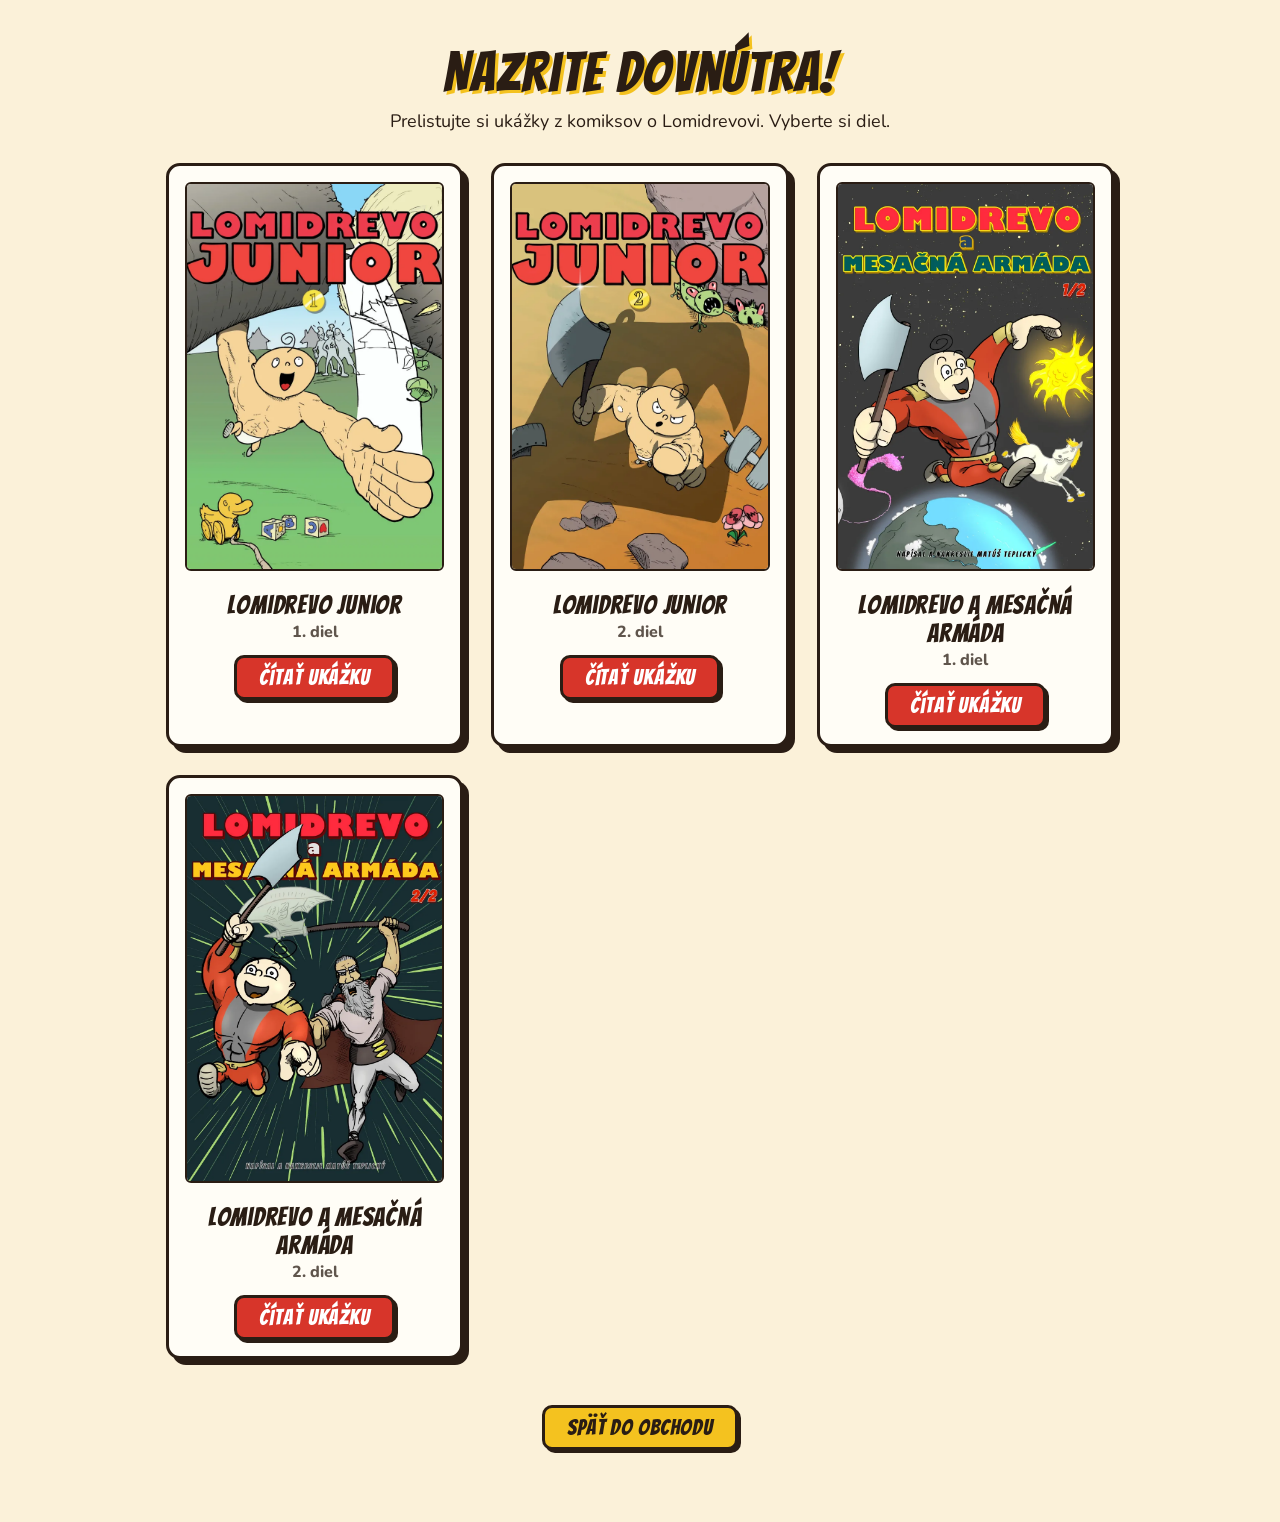
<file: index.html>
<!doctype html>
<html lang="sk">
<head>
<meta charset="utf-8">
<meta name="viewport" content="width=device-width,initial-scale=1">
<title>Nazrite do komiksu | Lomidrevo Junior</title>
<meta name="description" content="Prelistujte si ukážky z komiksov Lomidrevo a Mesačná armáda.">
<link rel="preconnect" href="https://fonts.googleapis.com">
<link href="https://fonts.googleapis.com/css2?family=Bangers&family=Nunito:wght@400;800&display=swap" rel="stylesheet">
<link rel="stylesheet" href="style.css">
</head>
<body>
<main class="landing">
  <h1>Nazrite dovnútra!</h1>
  <p class="lead">Prelistujte si ukážky z komiksov o Lomidrevovi. Vyberte si diel.</p>
  <div class="cards" id="cards"></div>
  <p style="margin-top:34px"><a class="btn alt" href="https://www.lomidrevojunior.sk">Späť do obchodu</a></p>
</main>
<script src="common.js"></script>
<script>
loadBooks().then(books => {
  document.getElementById("cards").innerHTML = books.map(b => {
    const first = parsePages(b.pages, b.total)[0] || 1;
    return `<a class="card" href="reader.html?b=${b.id}">
      <img src="${b.folder}/${pad(first)}.webp" alt="Obálka: ${b.title}, ${b.subtitle}" loading="lazy">
      <h2>${b.title}</h2><span class="sub">${b.subtitle}</span>
      <span class="btn">Čítať ukážku</span></a>`;
  }).join("");
});
</script>
</body>
</html>
</file>
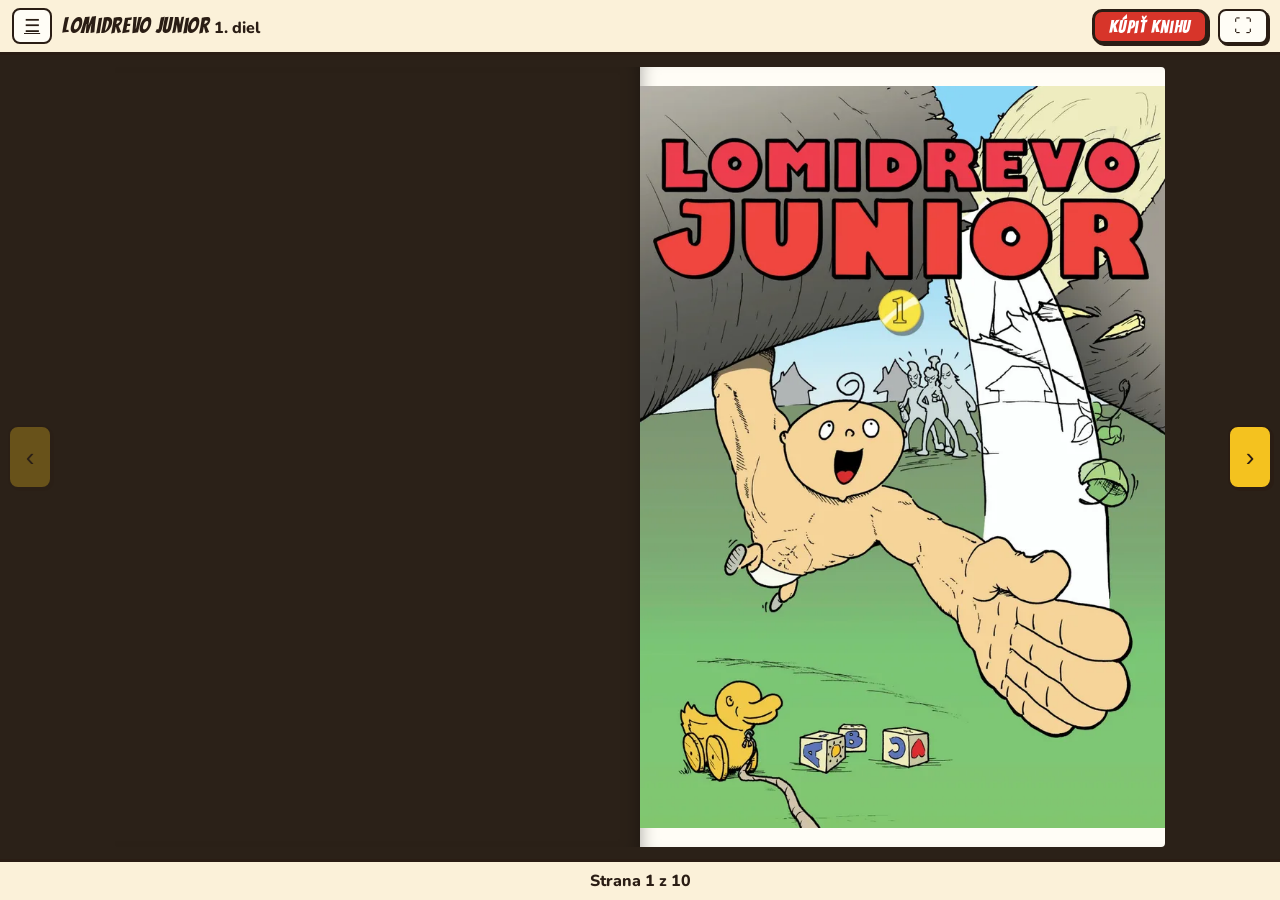
<file: reader.html>
<!doctype html>
<html lang="sk">
<head>
<meta charset="utf-8">
<meta name="viewport" content="width=device-width,initial-scale=1,viewport-fit=cover">
<title>Ukážka z komiksu | Lomidrevo Junior</title>
<link rel="preconnect" href="https://fonts.googleapis.com">
<link href="https://fonts.googleapis.com/css2?family=Bangers&family=Nunito:wght@400;800&display=swap" rel="stylesheet">
<link rel="stylesheet" href="style.css">
</head>
<body>
<div class="reader" id="reader">
  <div class="topbar">
    <a class="iconbtn" href="index.html" title="Všetky ukážky" aria-label="Všetky ukážky">☰</a>
    <div class="t"><b id="ttl"></b> <span id="sub"></span></div>
    <a class="btn" id="buy" target="_top" href="#"></a>
    <button class="iconbtn" id="fs" title="Celá obrazovka" aria-label="Celá obrazovka">⛶</button>
  </div>
  <div class="stage" id="stage">
    <button class="nav prev" id="prev" aria-label="Predchádzajúca strana">‹</button>
    <div class="book" id="book"></div>
    <button class="nav next" id="next" aria-label="Ďalšia strana">›</button>
    <div class="end" id="end">
      <h2>Chcete čítať ďalej?</h2>
      <p>Toto bola len ukážka. Celý príbeh nájdete v knihe.</p>
      <div class="row">
        <a class="btn" id="buy2" target="_top" href="#"></a>
        <button class="btn alt" id="again">Čítať od začiatku</button>
      </div>
    </div>
  </div>
  <div class="footer" id="pos" aria-live="polite"></div>
</div>
<script src="common.js"></script>
<script>
(async () => {
  const books = await loadBooks();
  const id = new URLSearchParams(location.search).get("b");
  const bk = books.find(b => b.id === id) || books[0];
  const pages = parsePages(bk.pages, bk.total);
  const n = pages.length;
  const src = i => `${bk.folder}/${pad(pages[i])}.webp`;
  document.title = `${bk.title}, ${bk.subtitle} | Ukážka`;
  ttl.textContent = bk.title; sub.textContent = bk.subtitle;
  for (const a of [buy, buy2]) { a.href = bk.buyUrl; a.textContent = bk.buyLabel; }

  const mq = matchMedia("(max-width:760px), (max-aspect-ratio:1/1)");
  let single = mq.matches, pos = 0, busy = false;
  // spread index k: left = 2k-1, right = 2k (page 0 stands alone on the right, like a real book)
  const lastPos = () => single ? n - 1 : Math.floor(n / 2);
  const L = k => (2 * k - 1 >= 0 && 2 * k - 1 < n) ? 2 * k - 1 : null;
  const R = k => (2 * k < n) ? 2 * k : null;
  const slot = (cls, i) => `<div class="slot ${cls}${i == null ? " empty" : ""}">${i == null ? "" : `<img src="${src(i)}" alt="Strana ${pages[i]}" draggable="false">`}</div>`;

  function label() {
    if (single) return `Strana ${pos + 1} z ${n}`;
    const a = L(pos), b = R(pos);
    if (a == null) return `Strana 1 z ${n}`;
    return b == null ? `Strana ${a + 1} z ${n}` : `Strany ${a + 1}–${b + 1} z ${n}`;
  }
  function render() {
    book.classList.toggle("spread", !single);
    book.innerHTML = single ? slot("r", pos) : slot("l", L(pos)) + slot("r", R(pos));
    pos_.textContent = label(); // footer
    prev.disabled = pos === 0;
    next.disabled = false;
    [pos - 1, pos + 1, pos + 2].forEach(p => preload(p));
  }
  const pos_ = document.getElementById("pos");
  const preload = p => {
    const idx = single ? [p] : [L(p), R(p)];
    idx.forEach(i => { if (i != null && i >= 0 && i < n) new Image().src = src(i); });
  };

  function go(dir) {
    if (busy) return;
    if (dir > 0 && pos >= lastPos()) { end.classList.add("show"); return; }
    if (dir < 0 && pos === 0) return;
    const t = pos + dir;
    const reduce = matchMedia("(prefers-reduced-motion:reduce)").matches;
    if (reduce) { pos = t; return render(); }
    busy = true;
    if (single) { // quick slide
      const s = book.firstElementChild;
      s.animate([{ transform: "none", opacity: 1 }, { transform: `translateX(${-dir * 40}px)`, opacity: 0 }], { duration: 160, easing: "ease-in" })
        .onfinish = () => { pos = t; render(); book.firstElementChild.animate([{ transform: `translateX(${dir * 40}px)`, opacity: 0 }, { transform: "none", opacity: 1 }], { duration: 160, easing: "ease-out" }); busy = false; };
      return;
    }
    // 3D page turn
    const slots = book.children;
    const w = slots[1].getBoundingClientRect();
    const leaf = document.createElement("div"); leaf.className = "leaf";
    const front = dir > 0 ? R(pos) : L(pos), back = dir > 0 ? L(t) : R(t);
    leaf.innerHTML = `<div class="f">${front == null ? "" : `<img src="${src(front)}">`}</div><div class="b">${back == null ? "" : `<img src="${src(back)}">`}</div>`;
    const bookBox = book.getBoundingClientRect();
    leaf.style.left = (dir > 0 ? w.left - bookBox.left : slots[0].getBoundingClientRect().left - bookBox.left) + "px";
    leaf.style.width = w.width + "px";
    leaf.style.transformOrigin = dir > 0 ? "left center" : "right center";
    // reveal the page beneath
    if (dir > 0) slots[1].outerHTML = slot("r", R(t)); else slots[0].outerHTML = slot("l", L(t));
    book.appendChild(leaf);
    leaf.animate([{ transform: "rotateY(0)" }, { transform: `rotateY(${dir > 0 ? -180 : 180}deg)` }], { duration: 520, easing: "ease-in-out" })
      .onfinish = () => { leaf.remove(); pos = t; render(); busy = false; };
  }

  prev.onclick = () => go(-1); next.onclick = () => go(1);
  again.onclick = () => { end.classList.remove("show"); pos = 0; render(); };
  addEventListener("keydown", e => {
    if (e.key === "ArrowRight" || e.key === " ") { e.preventDefault(); go(1); }
    else if (e.key === "ArrowLeft") go(-1);
    else if (e.key === "Escape") end.classList.remove("show");
  });
  let sx = null;
  stage.addEventListener("pointerdown", e => { sx = e.clientX; });
  stage.addEventListener("pointerup", e => {
    if (sx == null) return; const dx = e.clientX - sx; sx = null;
    if (Math.abs(dx) > 40) go(dx < 0 ? 1 : -1);
    else if (e.target.closest(".slot")) { const r = book.getBoundingClientRect(); go(e.clientX > r.left + r.width / 2 ? 1 : -1); }
  });
  mq.onchange = () => { // keep the same page when switching layouts
    const cur = single ? pos : (L(pos) != null ? L(pos) : 0);
    single = mq.matches; pos = single ? cur : Math.ceil(cur / 2); render();
  };
  fs.onclick = () => {
    const el = document.documentElement;
    if (document.fullscreenElement) document.exitFullscreen();
    else if (el.requestFullscreen) el.requestFullscreen().catch(() => {});
    else window.open(location.href, "_blank");
  };
  render();
})();
</script>
</body>
</html>
</file>
<file: style.css>
:root{--red:#d7352a;--yellow:#f4c21f;--cream:#fbf1d9;--ink:#2a1d14;--paper:#fffdf6}
*{box-sizing:border-box}
html,body{margin:0;height:100%}
body{font-family:"Nunito",system-ui,sans-serif;background:var(--cream);color:var(--ink)}
h1,h2,.comic{font-family:"Bangers","Impact",sans-serif;letter-spacing:.03em;font-weight:400}
a{color:inherit}

/* landing */
.landing{max-width:980px;margin:0 auto;padding:32px 16px 56px;text-align:center}
.landing h1{font-size:clamp(34px,7vw,56px);margin:.2em 0 .1em;text-shadow:3px 3px 0 var(--yellow)}
.landing p.lead{max-width:560px;margin:0 auto 28px;font-size:18px;line-height:1.5}
.cards{display:grid;grid-template-columns:repeat(auto-fit,minmax(240px,1fr));gap:28px}
.card{display:block;text-decoration:none;background:var(--paper);border:3px solid var(--ink);border-radius:14px;padding:16px;box-shadow:6px 6px 0 var(--ink);transition:transform .15s,box-shadow .15s}
.card:hover,.card:focus-visible{transform:translate(-3px,-3px);box-shadow:9px 9px 0 var(--ink)}
.card img{width:100%;aspect-ratio:2/3;object-fit:cover;border:2px solid var(--ink);border-radius:6px;background:#eee}
.card h2{font-size:26px;margin:14px 0 2px}
.card span.sub{display:block;font-weight:800;opacity:.75}
.btn{display:inline-block;margin-top:12px;background:var(--red);color:#fff;font-family:"Bangers",sans-serif;letter-spacing:.04em;font-size:22px;padding:8px 22px;border:3px solid var(--ink);border-radius:10px;text-decoration:none;box-shadow:3px 3px 0 var(--ink)}
.btn:hover{background:#bf2a20}
.btn.alt{background:var(--yellow);color:var(--ink)}

/* reader */
.reader{position:fixed;inset:0;display:flex;flex-direction:column;background:#2b2118}
.topbar{display:flex;align-items:center;gap:10px;padding:8px 12px;background:var(--cream);border-bottom:3px solid var(--ink)}
.topbar .t{flex:1;min-width:0;white-space:nowrap;overflow:hidden;text-overflow:ellipsis;font-weight:800}
.topbar .t b{font-family:"Bangers",sans-serif;font-weight:400;font-size:22px;letter-spacing:.03em}
.topbar a.btn,.topbar button{margin:0;font-size:18px;padding:5px 14px;box-shadow:2px 2px 0 var(--ink)}
.iconbtn{background:var(--paper);border:2px solid var(--ink);border-radius:8px;cursor:pointer;font-size:18px;padding:4px 10px;color:var(--ink)}
.stage{flex:1;position:relative;display:flex;align-items:center;justify-content:center;overflow:hidden;perspective:2200px;touch-action:pan-y}
.book{position:relative;display:flex;height:100%;max-width:100%;padding:12px;box-sizing:border-box}
.slot{position:relative;height:100%;aspect-ratio:419.52/623.52;background:var(--paper);overflow:hidden}
.slot img{width:100%;height:100%;object-fit:contain;display:block;user-select:none;-webkit-user-drag:none}
.slot.empty{background:transparent}
.slot.l{box-shadow:inset -14px 0 18px -14px rgba(0,0,0,.35)}
.slot.r{box-shadow:inset 14px 0 18px -14px rgba(0,0,0,.35)}
.book.spread .slot.l{border-radius:4px 0 0 4px}
.book.spread .slot.r{border-radius:0 4px 4px 0}
.book:not(.spread) .slot{border-radius:4px}
.leaf{position:absolute;top:12px;bottom:12px;aspect-ratio:419.52/623.52;transform-style:preserve-3d;z-index:5}
.leaf .f,.leaf .b{position:absolute;inset:0;backface-visibility:hidden;background:var(--paper);overflow:hidden}
.leaf .b{transform:rotateY(180deg)}
.leaf img{width:100%;height:100%;object-fit:contain}
.nav{position:absolute;top:50%;transform:translateY(-50%);z-index:10;width:44px;height:64px;border:2px solid var(--ink);background:var(--yellow);color:var(--ink);font-size:26px;cursor:pointer;border-radius:10px;box-shadow:2px 2px 0 var(--ink)}
.nav:disabled{opacity:.3;cursor:default}
.nav.prev{left:8px}.nav.next{right:8px}
.footer{display:flex;align-items:center;justify-content:center;gap:12px;padding:8px;background:var(--cream);border-top:3px solid var(--ink);font-weight:800}
.end{position:absolute;inset:0;z-index:20;display:none;align-items:center;justify-content:center;flex-direction:column;gap:6px;background:rgba(43,33,24,.9);color:#fff;text-align:center;padding:20px}
.end.show{display:flex}
.end h2{font-size:clamp(30px,6vw,52px);margin:0;color:var(--yellow)}
.end p{max-width:440px;margin:4px 0 8px;font-size:18px}
.end .row{display:flex;gap:10px;flex-wrap:wrap;justify-content:center}
@media (max-width:640px){.nav{width:36px;height:52px}.topbar .t b{font-size:18px}}
@media (prefers-reduced-motion:reduce){.card{transition:none}}
</file>
